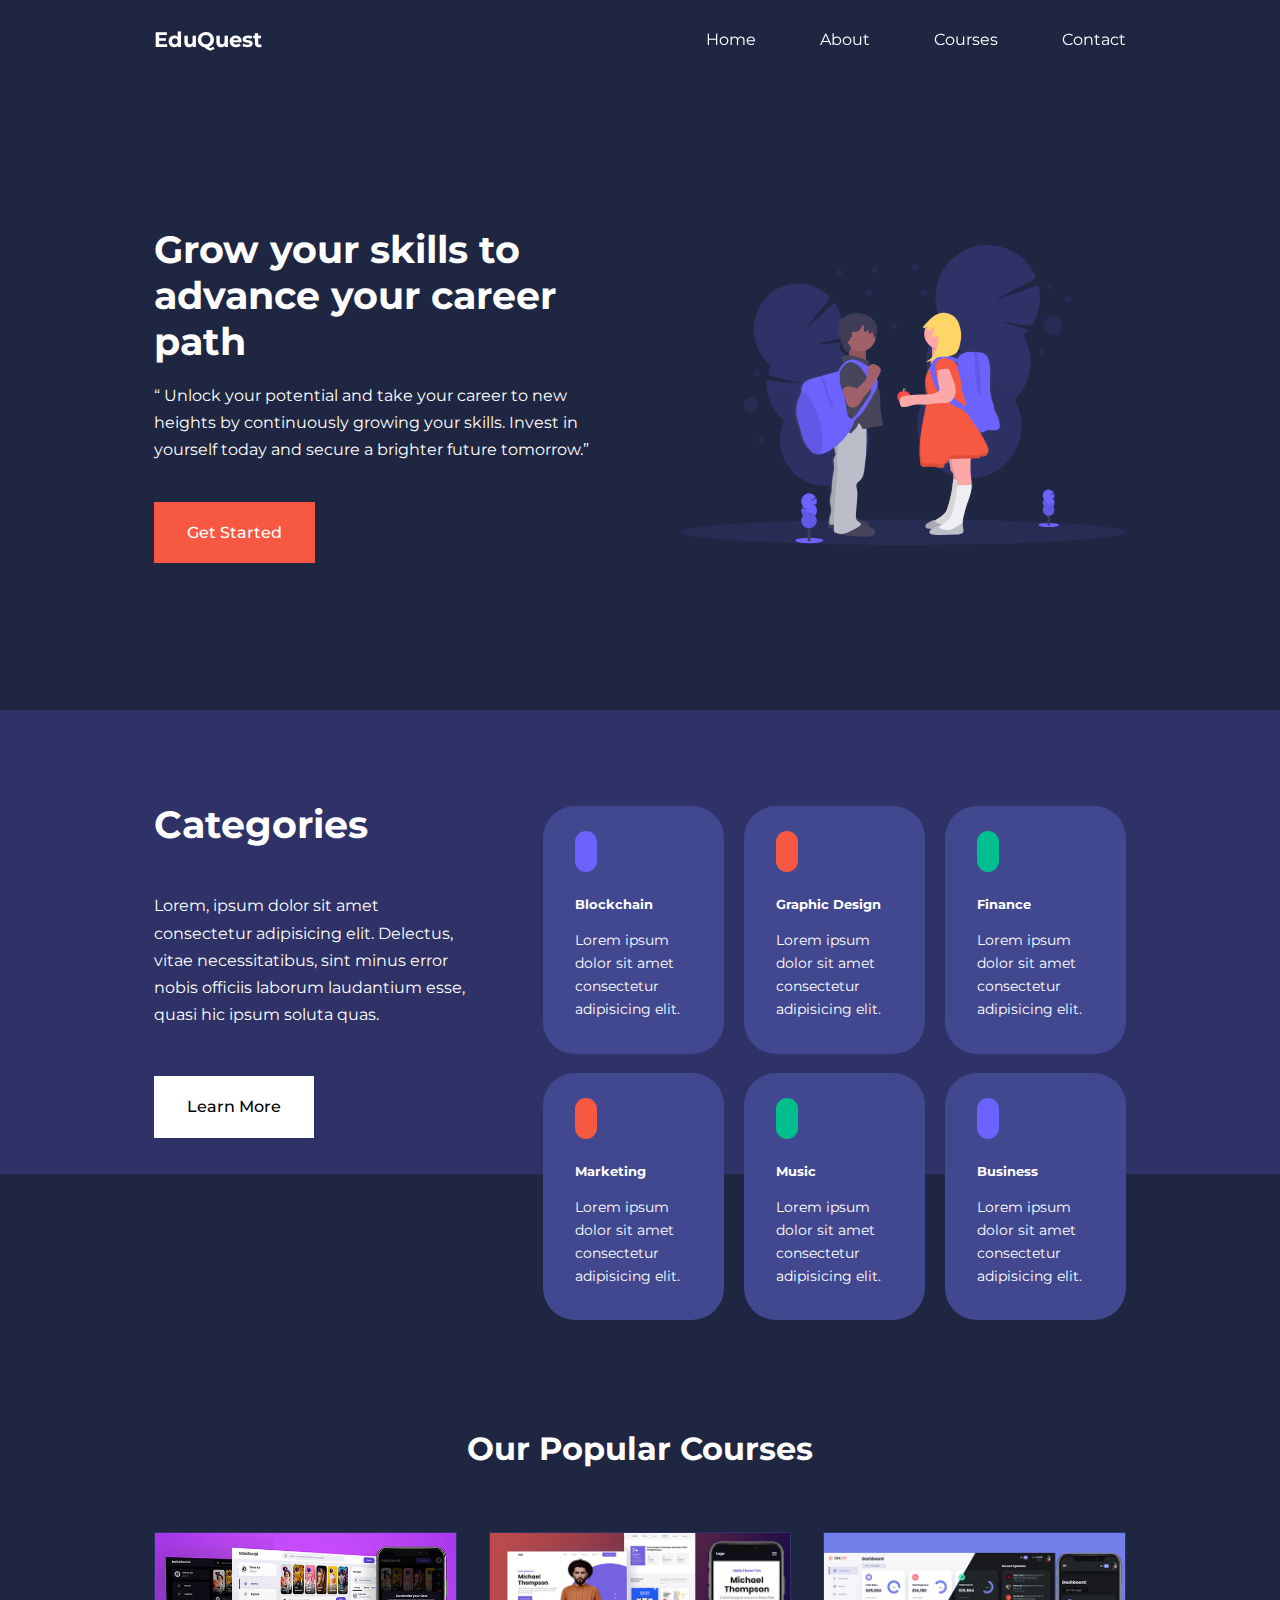
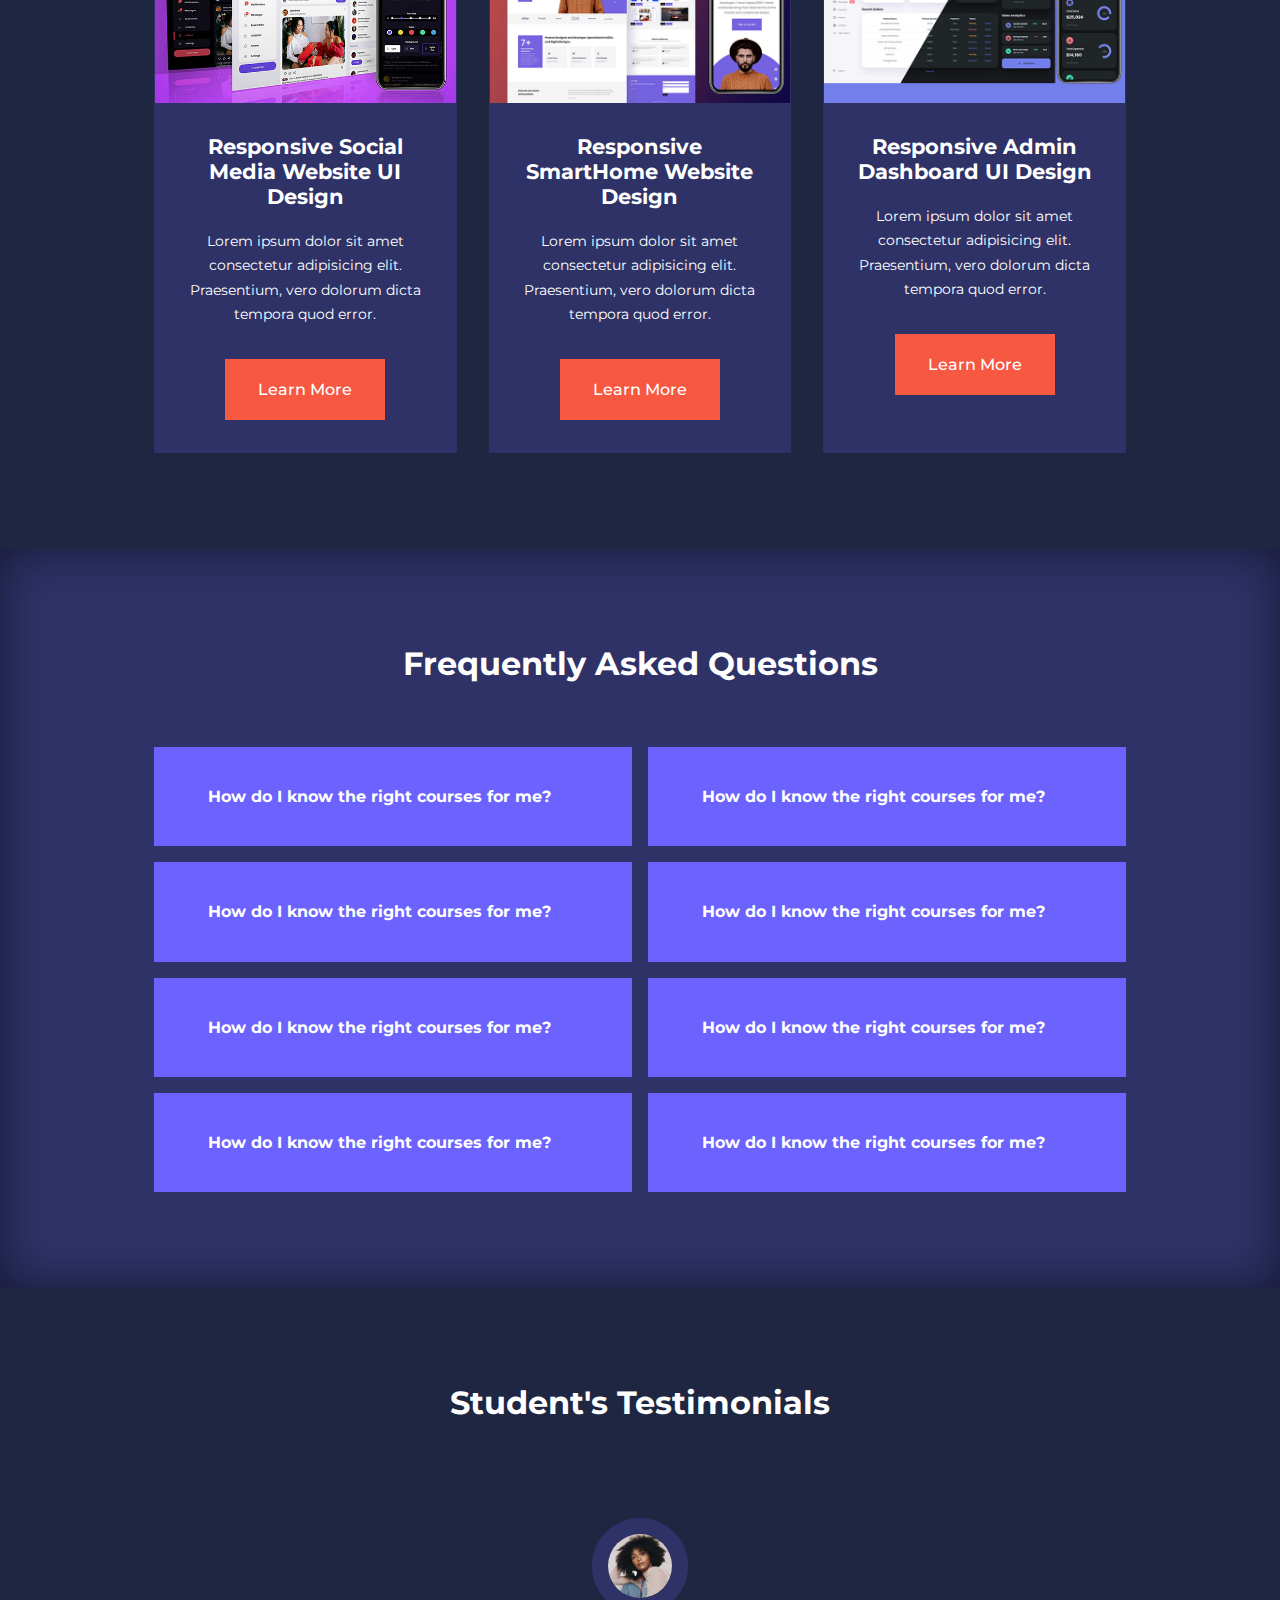
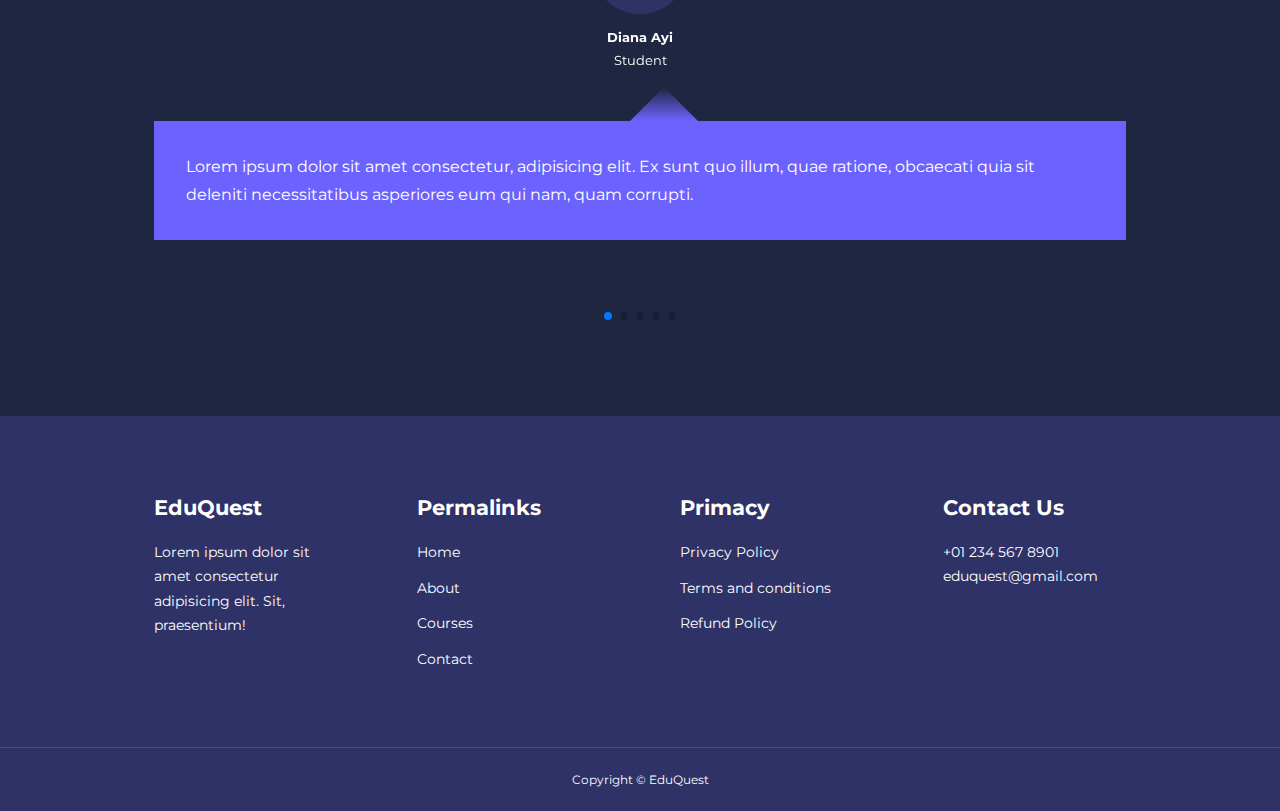
<file: index.html>
<!DOCTYPE html>
<html lang="en">
  <head>
    <meta charset="UTF-8" />
    <meta http-equiv="X-UA-Compatible" content="IE=edge" />
    <meta name="viewport" content="width=device-width, initial-scale=1.0" />
    <title>
      Responsive Multipage Educational Website using HTML, CSS & JavaScript
    </title>

    <!-- Iconscout CDN -->
    <link
      rel="stylesheet"
      href="https://unicons.iconscout.com/release/v4.0.8/css/line.css"
    />

    <!-- GOOGLE fonts -->
    <link rel="preconnect" href="https://fonts.googleapis.com" />
    <link rel="preconnect" href="https://fonts.gstatic.com" crossorigin />
    <link
      href="https://fonts.googleapis.com/css2?family=Montserrat:wght@300;400;500;600;700;800;900&display=swap"
      rel="stylesheet"
    />

    <!-- Swiper JS -->
    <link
      rel="stylesheet"
      href="https://cdn.jsdelivr.net/npm/swiper@9/swiper-bundle.min.css"
    />

    <!-- CSS link -->
    <link rel="stylesheet" href="css/style.css" />
  </head>
  <body>
    <!-- ************************* Navbar ************************* -->
    <nav>
      <div class="container nav_container">
        <a href="index.html"><h4>EduQuest</h4></a>
        <ul class="nav_menu">
          <li><a href="index.html">Home</a></li>
          <li><a href="about.html">About</a></li>
          <li><a href="courses.html">Courses</a></li>
          <li><a href="contact.html">Contact</a></li>
        </ul>

        <button id="open-menu-btn"><i class="uil uil-bars"></i></button>
        <button id="close-menu-btn"><i class="uil uil-multiply"></i></button>
      </div>
    </nav>

    <!-- ************************* End of Navbar ************************* -->

    <!-- ************************* Start of Header section ************************* -->

    <header>
      <div class="container header_container">
        <div class="header_left">
          <h1>Grow your skills to advance your career path</h1>
          <p>
            <q>
              Unlock your potential and take your career to new heights by
              continuously growing your skills. Invest in yourself today and
              secure a brighter future tomorrow.</q
            >
          </p>
          <a href="courses.html" class="btn btn-primary">Get Started</a>
        </div>
        <div class="header_right">
          <div class="header_right_image">
            <img src="./images/header.svg" alt="This is an image" />
          </div>
        </div>
      </div>
    </header>

    <!-- ************************* End of Header Section ************************* -->

    <!-- ************************* start of Categories section ************************* -->
    <section class="categories">
      <div class="container categories_container">
        <div class="categories_left">
          <h1>Categories</h1>
          <p>
            Lorem, ipsum dolor sit amet consectetur adipisicing elit. Delectus,
            vitae necessitatibus, sint minus error nobis officiis laborum
            laudantium esse, quasi hic ipsum soluta quas.
          </p>
          <a href="#" class="btn">Learn More</a>
        </div>
        <div class="categories_right">
          <article class="category">
            <span class="category_icon"
              ><i class="uil uil-bitcoin-circle"></i
            ></span>
            <h5>Blockchain</h5>
            <p>Lorem ipsum dolor sit amet consectetur adipisicing elit.</p>
          </article>
          <article class="category">
            <span class="category_icon"><i class="uil uil-palette"></i></span>
            <h5>Graphic Design</h5>
            <p>Lorem ipsum dolor sit amet consectetur adipisicing elit.</p>
          </article>

          <article class="category">
            <span class="category_icon"
              ><i class="uil uil-usd-circle"></i
            ></span>
            <h5>Finance</h5>
            <p>Lorem ipsum dolor sit amet consectetur adipisicing elit.</p>
          </article>

          <article class="category">
            <span class="category_icon"><i class="uil uil-megaphone"></i></span>
            <h5>Marketing</h5>
            <p>Lorem ipsum dolor sit amet consectetur adipisicing elit.</p>
          </article>

          <article class="category">
            <span class="category_icon"><i class="uil uil-music"></i></span>
            <h5>Music</h5>
            <p>Lorem ipsum dolor sit amet consectetur adipisicing elit.</p>
          </article>

          <article class="category">
            <span class="category_icon"
              ><i class="uil uil-puzzle-piece"></i
            ></span>
            <h5>Business</h5>
            <p>Lorem ipsum dolor sit amet consectetur adipisicing elit.</p>
          </article>
        </div>
      </div>
    </section>

    <!-- ************************* End of Categories section ************************* -->

    <section class="courses">
      <h2>Our Popular Courses</h2>
      <div class="container courses_container">
        <article class="course">
          <div class="course_img">
            <img src="/images/course1.jpg" alt="" />
          </div>
          <div class="course_info">
            <h4>Responsive Social Media Website UI Design</h4>
            <p>
              Lorem ipsum dolor sit amet consectetur adipisicing elit.
              Praesentium, vero dolorum dicta tempora quod error.
            </p>
            <a href="courses.html" class="btn btn-primary">Learn More</a>
          </div>
        </article>

        <article class="course">
          <div class="course_img">
            <img src="/images/course2.jpg" alt="" />
          </div>
          <div class="course_info">
            <h4>Responsive SmartHome Website Design</h4>
            <p>
              Lorem ipsum dolor sit amet consectetur adipisicing elit.
              Praesentium, vero dolorum dicta tempora quod error.
            </p>
            <a href="courses.html" class="btn btn-primary">Learn More</a>
          </div>
        </article>

        <article class="course">
          <div class="course_img">
            <img src="/images/course3.jpg" alt="" />
          </div>
          <div class="course_info">
            <h4>Responsive Admin Dashboard UI Design</h4>
            <p>
              Lorem ipsum dolor sit amet consectetur adipisicing elit.
              Praesentium, vero dolorum dicta tempora quod error.
            </p>
            <a href="courses.html" class="btn btn-primary">Learn More</a>
          </div>
        </article>
      </div>
    </section>

    <!-- ************************* End of Courses section ************************* -->

    <section class="faqs">
      <h2>Frequently Asked Questions</h2>
      <div class="container faqs_container">
        <article class="faq">
          <div class="faq_icon"><i class="uil uil-plus"></i></div>
          <div class="question_answer">
            <h4>How do I know the right courses for me?</h4>
            <p>
              Lorem, ipsum dolor sit amet consectetur adipisicing elit. Quasi,
              earum consequuntur. Dolor ipsa saepe molestiae autem ipsum
              incidunt repellendus qui illum natus, beatae, alias impedit
              doloremque! Obcaecati ratione laborum nemo.
            </p>
          </div>
        </article>

        <article class="faq">
          <div class="faq_icon"><i class="uil uil-plus"></i></div>
          <div class="question_answer">
            <h4>How do I know the right courses for me?</h4>
            <p>
              Lorem, ipsum dolor sit amet consectetur adipisicing elit. Quasi,
              earum consequuntur. Dolor ipsa saepe molestiae autem ipsum
              incidunt repellendus qui illum natus, beatae, alias impedit
              doloremque! Obcaecati ratione laborum nemo.
            </p>
          </div>
        </article>

        <article class="faq">
          <div class="faq_icon"><i class="uil uil-plus"></i></div>
          <div class="question_answer">
            <h4>How do I know the right courses for me?</h4>
            <p>
              Lorem, ipsum dolor sit amet consectetur adipisicing elit. Quasi,
              earum consequuntur. Dolor ipsa saepe molestiae autem ipsum
              incidunt repellendus qui illum natus, beatae, alias impedit
              doloremque! Obcaecati ratione laborum nemo.
            </p>
          </div>
        </article>

        <article class="faq">
          <div class="faq_icon"><i class="uil uil-plus"></i></div>
          <div class="question_answer">
            <h4>How do I know the right courses for me?</h4>
            <p>
              Lorem, ipsum dolor sit amet consectetur adipisicing elit. Quasi,
              earum consequuntur. Dolor ipsa saepe molestiae autem ipsum
              incidunt repellendus qui illum natus, beatae, alias impedit
              doloremque! Obcaecati ratione laborum nemo.
            </p>
          </div>
        </article>

        <article class="faq">
          <div class="faq_icon"><i class="uil uil-plus"></i></div>
          <div class="question_answer">
            <h4>How do I know the right courses for me?</h4>
            <p>
              Lorem, ipsum dolor sit amet consectetur adipisicing elit. Quasi,
              earum consequuntur. Dolor ipsa saepe molestiae autem ipsum
              incidunt repellendus qui illum natus, beatae, alias impedit
              doloremque! Obcaecati ratione laborum nemo.
            </p>
          </div>
        </article>

        <article class="faq">
          <div class="faq_icon"><i class="uil uil-plus"></i></div>
          <div class="question_answer">
            <h4>How do I know the right courses for me?</h4>
            <p>
              Lorem, ipsum dolor sit amet consectetur adipisicing elit. Quasi,
              earum consequuntur. Dolor ipsa saepe molestiae autem ipsum
              incidunt repellendus qui illum natus, beatae, alias impedit
              doloremque! Obcaecati ratione laborum nemo.
            </p>
          </div>
        </article>

        <article class="faq">
          <div class="faq_icon"><i class="uil uil-plus"></i></div>
          <div class="question_answer">
            <h4>How do I know the right courses for me?</h4>
            <p>
              Lorem, ipsum dolor sit amet consectetur adipisicing elit. Quasi,
              earum consequuntur. Dolor ipsa saepe molestiae autem ipsum
              incidunt repellendus qui illum natus, beatae, alias impedit
              doloremque! Obcaecati ratione laborum nemo.
            </p>
          </div>
        </article>

        <article class="faq">
          <div class="faq_icon"><i class="uil uil-plus"></i></div>
          <div class="question_answer">
            <h4>How do I know the right courses for me?</h4>
            <p>
              Lorem, ipsum dolor sit amet consectetur adipisicing elit. Quasi,
              earum consequuntur. Dolor ipsa saepe molestiae autem ipsum
              incidunt repellendus qui illum natus, beatae, alias impedit
              doloremque! Obcaecati ratione laborum nemo.
            </p>
          </div>
        </article>
      </div>
    </section>

    <!-- ************************* End of FAQs ************************* -->

    <section class="container testimonials_container mySwiper">
      <h2>Student's Testimonials</h2>
      <div class="swiper-wrapper">
        <article class="testimonial swiper-slide">
          <div class="avatar">
            <img src="/images/avatar1.jpg" alt="" />
          </div>
          <div class="testimonial_info">
            <h5>Diana Ayi</h5>
            <small>Student</small>
          </div>
          <div class="testimonial_body">
            <p>
              Lorem ipsum dolor sit amet consectetur, adipisicing elit. Ex sunt
              quo illum, quae ratione, obcaecati quia sit deleniti
              necessitatibus asperiores eum qui nam, quam corrupti.
            </p>
          </div>
        </article>

        <article class="testimonial swiper-slide">
          <div class="avatar">
            <img src="/images/avatar2.jpg" alt="" />
          </div>
          <div class="testimonial_info">
            <h5>Ernest Achiver</h5>
            <small>Web Developer</small>
          </div>
          <div class="testimonial_body">
            <p>
              Lorem ipsum dolor sit amet consectetur, adipisicing elit. Ex sunt
              quo illum, quae ratione, obcaecati quia sit deleniti
              necessitatibus asperiores eum qui nam, quam corrupti.
            </p>
          </div>
        </article>

        <article class="testimonial swiper-slide">
          <div class="avatar">
            <img src="/images/avatar3.jpg" alt="" />
          </div>
          <div class="testimonial_info">
            <h5>Edem Quist</h5>
            <small>Student</small>
          </div>
          <div class="testimonial_body">
            <p>
              Lorem ipsum dolor sit amet consectetur, adipisicing elit. Ex sunt
              quo illum, quae ratione, obcaecati quia sit deleniti
              necessitatibus asperiores eum qui nam, quam corrupti.
            </p>
          </div>
        </article>

        <article class="testimonial swiper-slide">
          <div class="avatar">
            <img src="/images/avatar4.jpg" alt="" />
          </div>
          <div class="testimonial_info">
            <h5>Hajia Bintu</h5>
            <small>Student</small>
          </div>
          <div class="testimonial_body">
            <p>
              Lorem ipsum dolor sit amet consectetur, adipisicing elit. Ex sunt
              quo illum, quae ratione, obcaecati quia sit deleniti
              necessitatibus asperiores eum qui nam, quam corrupti.
            </p>
          </div>
        </article>

        <article class="testimonial swiper-slide">
          <div class="avatar">
            <img src="/images/avatar5.jpg" alt="" />
          </div>
          <div class="testimonial_info">
            <h5>Jane Doe</h5>
            <small>Student</small>
          </div>
          <div class="testimonial_body">
            <p>
              Lorem ipsum dolor sit amet consectetur, adipisicing elit. Ex sunt
              quo illum, quae ratione, obcaecati quia sit deleniti
              necessitatibus asperiores eum qui nam, quam corrupti.
            </p>
          </div>
        </article>
      </div>
      <div class="swiper-pagination"></div>
    </section>

    <!-- ************************* End of Teestimonial ************************* -->

    <footer class="footer">
      <div class="container footer_container">
        <div class="footer_1">
          <a href="index.html" class="footer_logo"><h4>EduQuest</h4></a>
          <p>
            Lorem ipsum dolor sit amet consectetur adipisicing elit. Sit,
            praesentium!
          </p>
        </div>

        <div class="footer_2">
          <h4>Permalinks</h4>
          <ul class="permalinks">
            <li><a href="index.html">Home</a></li>
            <li><a href="about.html">About</a></li>
            <li><a href="courses.html">Courses</a></li>
            <li><a href="contact.html">Contact</a></li>
          </ul>
        </div>

        <div class="footer_3">
          <h4>Primacy</h4>
          <ul class="primacy">
            <li><a href="#">Privacy Policy</a></li>
            <li><a href="#">Terms and conditions</a></li>
            <li><a href="#">Refund Policy</a></li>
          </ul>
        </div>

        

        <div class="footer_4">
          <h4>Contact Us</h4>
          <div>
            <p>+01 234 567 8901</p>
            <p>eduquest@gmail.com</p>
          </div>

          <ul class="footer_socials">
            <li>
              <a href="#"><i class="uil uil-facebook-f"></i></a>
            </li>
            <li>
              <a href="#"><i class="uil uil-instagram-alt"></i></a>
            </li>
            <li>
              <a href="#"><i class="uil uil-twitter"></i></a>
            </li>
            <li>
              <a href="#"><i class="uil uil-linkedin-alt"></i></a>
            </li>
          </ul>

        </div>

        

        

      </div>

      <div class="footer_copyright">
        <small>Copyright &copy; EduQuest</small>
      </div>

    </footer>

    <script src="https://cdn.jsdelivr.net/npm/swiper@9/swiper-bundle.min.js"></script>
    <script src="/main.js"></script>

    <script>
      console.log("Hello");
      var swiper = new Swiper(".mySwiper", {
        slidesPerView: 2,
        spaceBetween: 30,
        pagination: {
          el: ".swiper-pagination",
          clickable: true,
        },
        // When window width is >= 600
        breakpoints: {
          600: {
            slidesPerView: 1,
          },
        },
      });
    </script>
  </body>
</html>
</file>
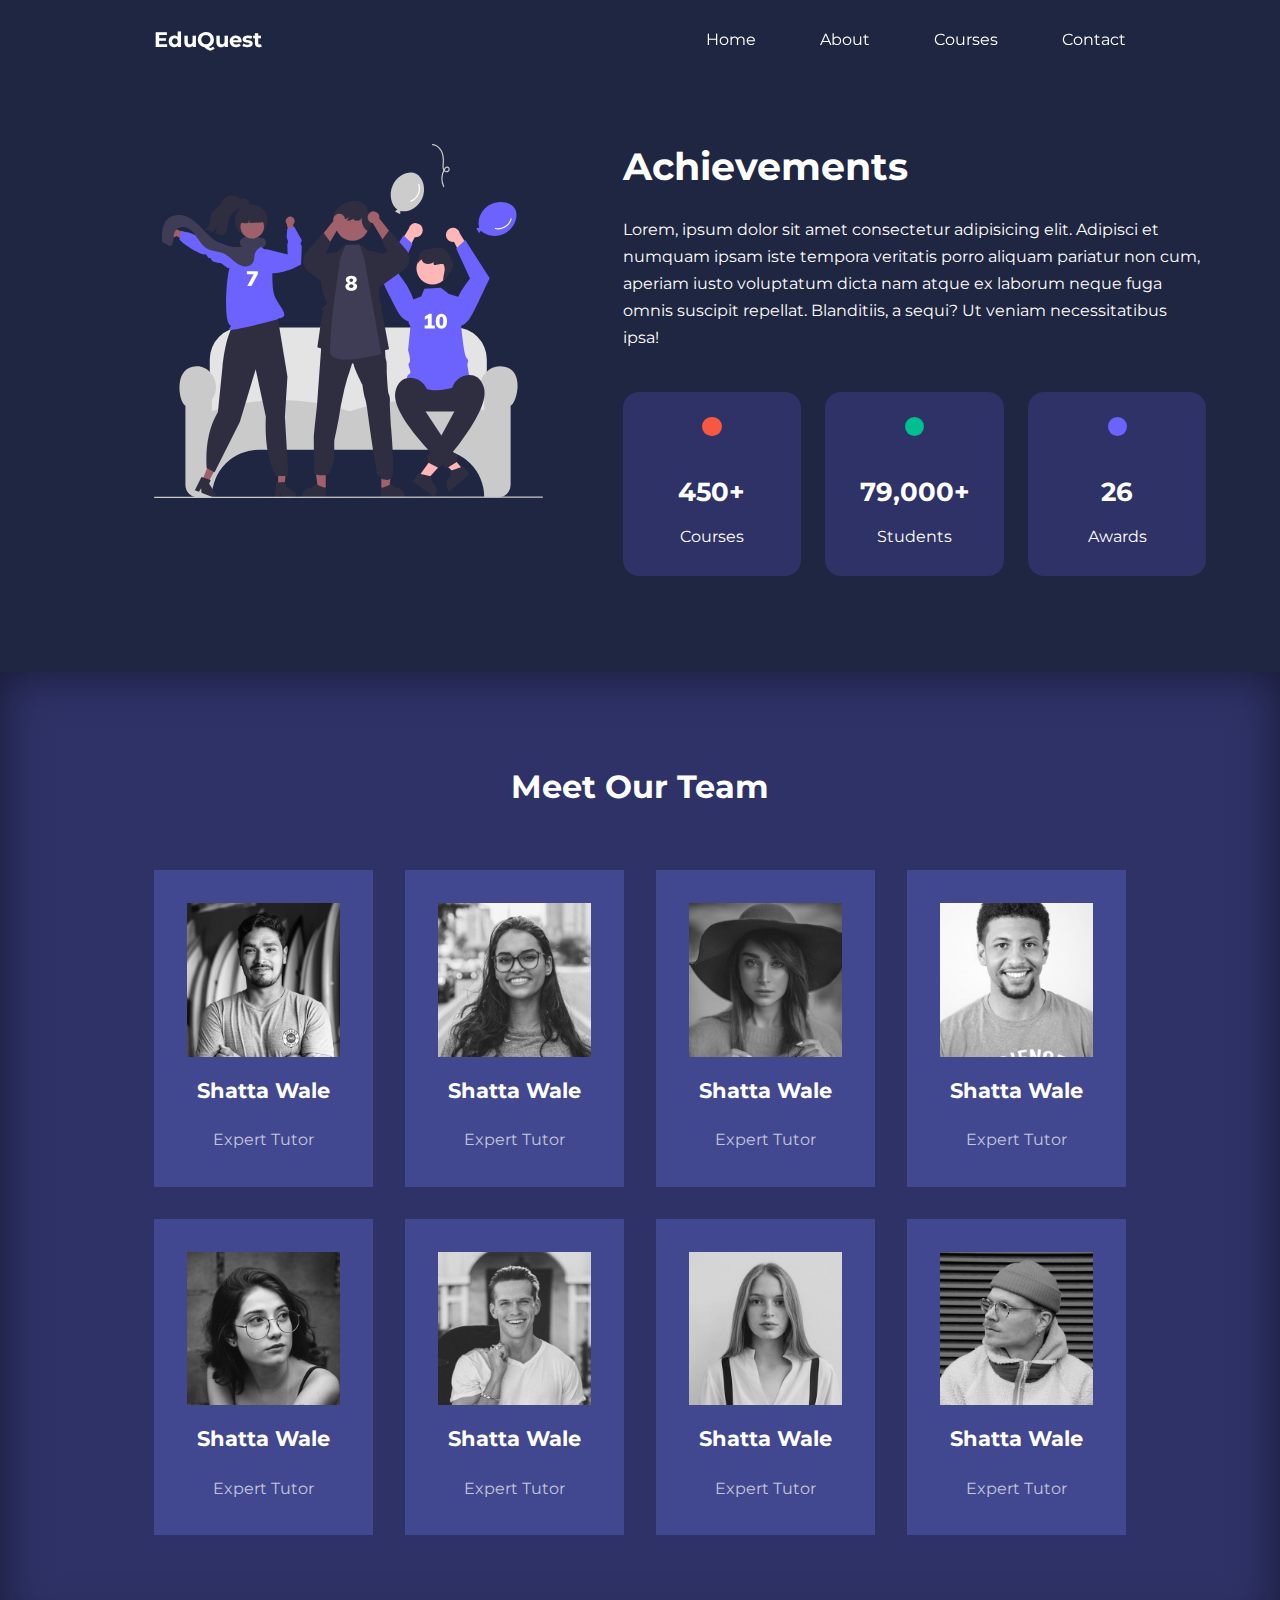
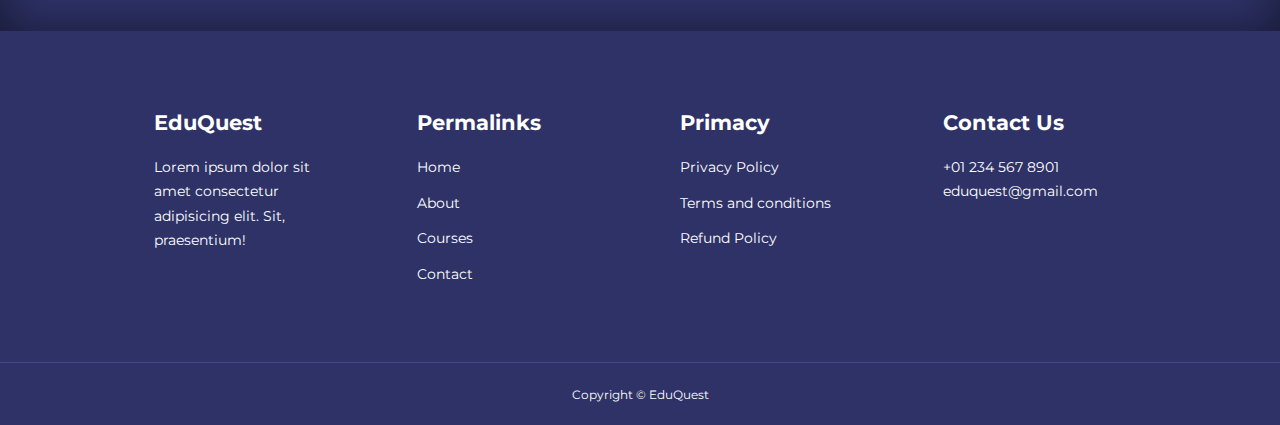
<file: about.html>
<!DOCTYPE html>
<html lang="en">
  <head>
    <meta charset="UTF-8" />
    <meta http-equiv="X-UA-Compatible" content="IE=edge" />
    <meta name="viewport" content="width=device-width, initial-scale=1.0" />
    <title>
      Responsive Multipage Educational Website using HTML, CSS & JavaScript
    </title>

    <!-- Iconscout CDN -->
    <link
      rel="stylesheet"
      href="https://unicons.iconscout.com/release/v4.0.8/css/line.css"
    />

    <!-- GOOGLE fonts -->
    <link rel="preconnect" href="https://fonts.googleapis.com" />
    <link rel="preconnect" href="https://fonts.gstatic.com" crossorigin />
    <link
      href="https://fonts.googleapis.com/css2?family=Montserrat:wght@300;400;500;600;700;800;900&display=swap"
      rel="stylesheet"
    />

    <!-- CSS link -->
    <link rel="stylesheet" href="css/style.css" />
    <link rel="stylesheet" href="css/about.css">


  </head>
  <body>
    <!-- ************************* Navbar ************************* -->
    <nav>
      <div class="container nav_container">
        <a href="index.html"><h4>EduQuest</h4></a>
        <ul class="nav_menu">
          <li><a href="index.html">Home</a></li>
          <li><a href="about.html">About</a></li>
          <li><a href="courses.html">Courses</a></li>
          <li><a href="contact.html">Contact</a></li>
        </ul>

        <button id="open-menu-btn"><i class="uil uil-bars"></i></button>
        <button id="close-menu-btn"><i class="uil uil-multiply"></i></button>
      </div>
    </nav>

    <!-- ************************* End of Navbar ************************* -->

    <section class="about_achievements">
      <div class="container about_achievements_container">
        <div class="about_achievement_left">
          <img src="/images/about achievements.svg" alt="" />
        </div>

        <div class="about_achievement_right">
          <h1>Achievements</h1>
          <p>
            Lorem, ipsum dolor sit amet consectetur adipisicing elit. Adipisci
            et numquam ipsam iste tempora veritatis porro aliquam pariatur non
            cum, aperiam iusto voluptatum dicta nam atque ex laborum neque fuga
            omnis suscipit repellat. Blanditiis, a sequi? Ut veniam
            necessitatibus ipsa!
          </p>
          <div class="achievements_cards">
            <article class="achievement_card">
                <span class="achievement_icon">
                    <i class="uil uil-video"></i>
                </span>
                <h3>450+</h3>
                <p>Courses</p>
            </article>
            
            <article class="achievement_card">
                <span class="achievement_icon">
                    <i class="uil uil-users-alt"></i>
                </span>
                <h3>79,000+</h3>
                <p>Students</p>
            </article>

            <article class="achievement_card">
                <span class="achievement_icon">
                    <i class="uil uil-trophy"></i>
                </span>
                <h3>26</h3>
                <p>Awards</p>
            </article>

          </div>
        </div>
      </div>
    </section>
    <!-- ************************* End of Achievements ************************* -->



    <section class="team">
        <h2>Meet Our Team</h2>
        <div class="container team_container">
            <article class="team_member">
                <div class="team_member_image">
                    <img src="/images/tm1.jpg" alt="">
                </div>
                <div class="team_member_info">
                    <h4>Shatta Wale</h4>
                    <p>Expert Tutor</p>
                </div>
                <div class="team_member_socials">
                    <a href="#" target="_blank"><i class="uil uil-instagram"></i></a>
                    <a href="#" target="_blank"><i class="uil uil-twitter-alt"></i></a>
                    <a href="#" target="_blank"><i class="uil uil-linkedin-alt"></i></a>
                </div>
            </article>

            <article class="team_member">
                <div class="team_member_image">
                    <img src="/images/tm2.jpg" alt="">
                </div>
                <div class="team_member_info">
                    <h4>Shatta Wale</h4>
                    <p>Expert Tutor</p>
                </div>
                <div class="team_member_socials">
                    <a href="#" target="_blank"><i class="uil uil-instagram"></i></a>
                    <a href="#" target="_blank"><i class="uil uil-twitter-alt"></i></a>
                    <a href="#" target="_blank"><i class="uil uil-linkedin-alt"></i></a>
                </div>
            </article>

            <article class="team_member">
                <div class="team_member_image">
                    <img src="/images/tm3.jpg" alt="">
                </div>
                <div class="team_member_info">
                    <h4>Shatta Wale</h4>
                    <p>Expert Tutor</p>
                </div>
                <div class="team_member_socials">
                    <a href="#" target="_blank"><i class="uil uil-instagram"></i></a>
                    <a href="#" target="_blank"><i class="uil uil-twitter-alt"></i></a>
                    <a href="#" target="_blank"><i class="uil uil-linkedin-alt"></i></a>
                </div>
            </article>

            <article class="team_member">
                <div class="team_member_image">
                    <img src="/images/tm4.jpg" alt="">
                </div>
                <div class="team_member_info">
                    <h4>Shatta Wale</h4>
                    <p>Expert Tutor</p>
                </div>
                <div class="team_member_socials">
                    <a href="#" target="_blank"><i class="uil uil-instagram"></i></a>
                    <a href="#" target="_blank"><i class="uil uil-twitter-alt"></i></a>
                    <a href="#" target="_blank"><i class="uil uil-linkedin-alt"></i></a>
                </div>
            </article>

            <article class="team_member">
                <div class="team_member_image">
                    <img src="/images/tm5.jpg" alt="">
                </div>
                <div class="team_member_info">
                    <h4>Shatta Wale</h4>
                    <p>Expert Tutor</p>
                </div>
                <div class="team_member_socials">
                    <a href="#" target="_blank"><i class="uil uil-instagram"></i></a>
                    <a href="#" target="_blank"><i class="uil uil-twitter-alt"></i></a>
                    <a href="#" target="_blank"><i class="uil uil-linkedin-alt"></i></a>
                </div>
            </article>

            <article class="team_member">
                <div class="team_member_image">
                    <img src="/images/tm6.jpg" alt="">
                </div>
                <div class="team_member_info">
                    <h4>Shatta Wale</h4>
                    <p>Expert Tutor</p>
                </div>
                <div class="team_member_socials">
                    <a href="#" target="_blank"><i class="uil uil-instagram"></i></a>
                    <a href="#" target="_blank"><i class="uil uil-twitter-alt"></i></a>
                    <a href="#" target="_blank"><i class="uil uil-linkedin-alt"></i></a>
                </div>
            </article>

            <article class="team_member">
                <div class="team_member_image">
                    <img src="/images/tm7.jpg" alt="">
                </div>
                <div class="team_member_info">
                    <h4>Shatta Wale</h4>
                    <p>Expert Tutor</p>
                </div>
                <div class="team_member_socials">
                    <a href="#" target="_blank"><i class="uil uil-instagram"></i></a>
                    <a href="#" target="_blank"><i class="uil uil-twitter-alt"></i></a>
                    <a href="#" target="_blank"><i class="uil uil-linkedin-alt"></i></a>
                </div>
            </article>

            <article class="team_member">
                <div class="team_member_image">
                    <img src="/images/tm8.jpg" alt="">
                </div>
                <div class="team_member_info">
                    <h4>Shatta Wale</h4>
                    <p>Expert Tutor</p>
                </div>
                <div class="team_member_socials">
                    <a href="#" target="_blank"><i class="uil uil-instagram"></i></a>
                    <a href="#" target="_blank"><i class="uil uil-twitter-alt"></i></a>
                    <a href="#" target="_blank"><i class="uil uil-linkedin-alt"></i></a>
                </div>
            </article>
        </div>
    </section>
    <!-- ************************* End of Team ************************* -->







    <footer class="footer">
      <div class="container footer_container">
        <div class="footer_1">
          <a href="index.html" class="footer_logo"><h4>EduQuest</h4></a>
          <p>
            Lorem ipsum dolor sit amet consectetur adipisicing elit. Sit,
            praesentium!
          </p>
        </div>

        <div class="footer_2">
          <h4>Permalinks</h4>
          <ul class="permalinks">
            <li><a href="index.html">Home</a></li>
            <li><a href="about.html">About</a></li>
            <li><a href="courses.html">Courses</a></li>
            <li><a href="contact.html">Contact</a></li>
          </ul>
        </div>

        <div class="footer_3">
          <h4>Primacy</h4>
          <ul class="primacy">
            <li><a href="#">Privacy Policy</a></li>
            <li><a href="#">Terms and conditions</a></li>
            <li><a href="#">Refund Policy</a></li>
          </ul>
        </div>

        <div class="footer_4">
          <h4>Contact Us</h4>
          <div>
            <p>+01 234 567 8901</p>
            <p>eduquest@gmail.com</p>
          </div>

          <ul class="footer_socials">
            <li>
              <a href="#"><i class="uil uil-facebook-f"></i></a>
            </li>
            <li>
              <a href="#"><i class="uil uil-instagram-alt"></i></a>
            </li>
            <li>
              <a href="#"><i class="uil uil-twitter"></i></a>
            </li>
            <li>
              <a href="#"><i class="uil uil-linkedin-alt"></i></a>
            </li>
          </ul>
        </div>
      </div>

      <div class="footer_copyright">
        <small>Copyright &copy; EduQuest</small>
      </div>
    </footer>

    <script src="/main.js"></script>
  </body>
</html>
</file>
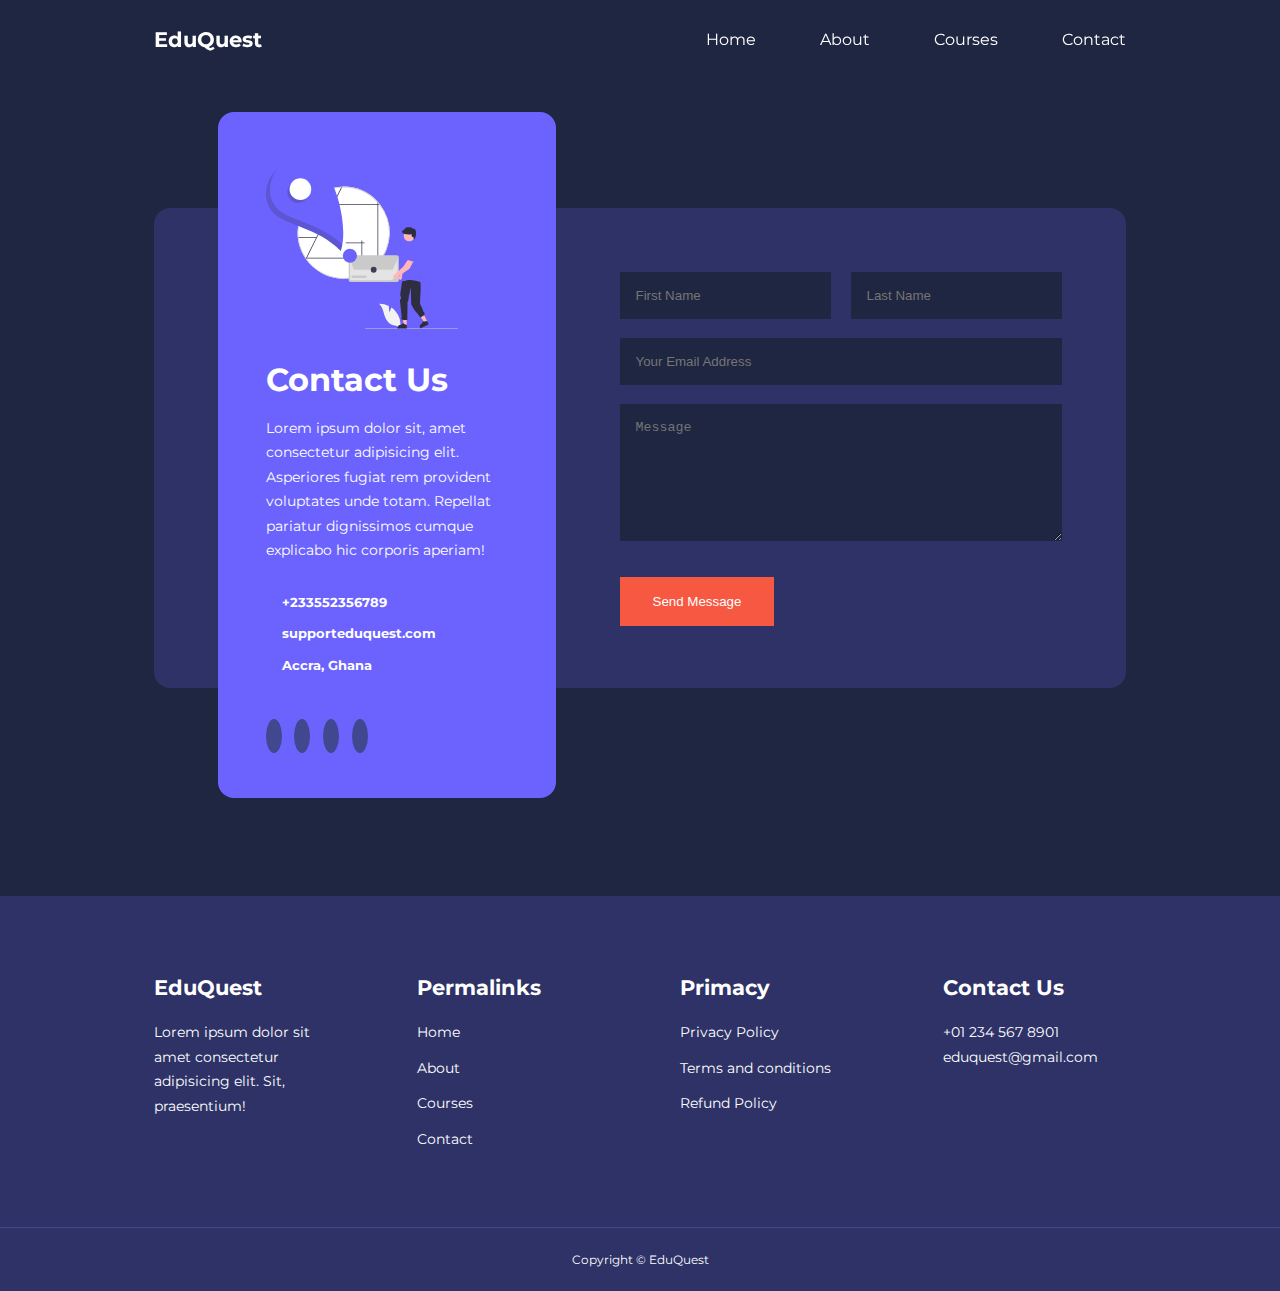
<file: contact.html>
<!DOCTYPE html>
<html lang="en">
  <head>
    <meta charset="UTF-8" />
    <meta http-equiv="X-UA-Compatible" content="IE=edge" />
    <meta name="viewport" content="width=device-width, initial-scale=1.0" />
    <title>
      Responsive Multipage Educational Website using HTML, CSS & JavaScript
    </title>

    <!-- Iconscout CDN -->
    <link
      rel="stylesheet"
      href="https://unicons.iconscout.com/release/v4.0.8/css/line.css"
    />

    <!-- GOOGLE fonts -->
    <link rel="preconnect" href="https://fonts.googleapis.com" />
    <link rel="preconnect" href="https://fonts.gstatic.com" crossorigin />
    <link
      href="https://fonts.googleapis.com/css2?family=Montserrat:wght@300;400;500;600;700;800;900&display=swap"
      rel="stylesheet"
    />


    <!-- CSS link -->
    <link rel="stylesheet" href="css/style.css" />
    <link rel="stylesheet" href="css/contact.css">
  </head>
  <body>
    <!-- ************************* Navbar ************************* -->
    <nav>
      <div class="container nav_container">
        <a href="index.html"><h4>EduQuest</h4></a>
        <ul class="nav_menu">
          <li><a href="index.html">Home</a></li>
          <li><a href="about.html">About</a></li>
          <li><a href="courses.html">Courses</a></li>
          <li><a href="contact.html">Contact</a></li>
        </ul>

        <button id="open-menu-btn"><i class="uil uil-bars"></i></button>
        <button id="close-menu-btn"><i class="uil uil-multiply"></i></button>
      </div>
    </nav>

    <!-- ************************* End of Navbar ************************* -->






<section class="contact">
    <div class="container contact_container">
        <aside class="contact_aside">
            <div class="aside_image">
              <img src="./images/contact.svg" alt="" />
            </div>
            <h2>Contact Us</h2>
            <p>
              Lorem ipsum dolor sit, amet consectetur adipisicing elit. Asperiores
              fugiat rem provident voluptates unde totam. Repellat pariatur
              dignissimos cumque explicabo hic corporis aperiam!
            </p>
            <ul class="contact_details">
              <li>
                  <i class="uil uil-phone-times"></i>
                  <h5>+233552356789</h5>
              </li>
              <li>
                  <i class="uil uil-envelope"></i>
                  <h5>supporteduquest.com</h5>
              </li>
              <li>
                  <i class="uil uil-location-point"></i>
                  <h5>Accra, Ghana</h5>
              </li>
            </ul>
            <ul class="contact_socials">
              <li>
                <a href="https://facebook.com"><i class="uil uil-facebook-f"></i></a>
              </li>
              <li>
                  <a href="https://instagram.com"><i class="uil uil-instagram"></i></a>
                </li>
                <li>
                  <a href="https://twitter.com"><i class="uil uil-twitter"></i></a>
                </li>
                <li>
                  <a href="https://linkedin.com"><i class="uil uil-linkedin-alt"></i></a>
                </li>
            </ul>
          </aside>


          <form class="contact_form">
            <div class="form_name">
                <input type="text" name="First Name" placeholder="First Name" required>
                <input type="text" name="Last Name" placeholder="Last Name" required>
            </div>
            <input type="email" name="Email Address" placeholder="Your Email Address" required>
            <textarea name="Message" rows="7" placeholder="Message" required></textarea>
            <button type="submit" class="btn btn-primary">Send Message</button>
        </form>

    </div>
</section>











<footer class="footer">
    <div class="container footer_container">
      <div class="footer_1">
        <a href="index.html" class="footer_logo"><h4>EduQuest</h4></a>
        <p>
          Lorem ipsum dolor sit amet consectetur adipisicing elit. Sit,
          praesentium!
        </p>
      </div>

      <div class="footer_2">
        <h4>Permalinks</h4>
        <ul class="permalinks">
          <li><a href="index.html">Home</a></li>
          <li><a href="about.html">About</a></li>
          <li><a href="courses.html">Courses</a></li>
          <li><a href="contact.html">Contact</a></li>
        </ul>
      </div>

      <div class="footer_3">
        <h4>Primacy</h4>
        <ul class="primacy">
          <li><a href="#">Privacy Policy</a></li>
          <li><a href="#">Terms and conditions</a></li>
          <li><a href="#">Refund Policy</a></li>
        </ul>
      </div>

      

      <div class="footer_4">
        <h4>Contact Us</h4>
        <div>
          <p>+01 234 567 8901</p>
          <p>eduquest@gmail.com</p>
        </div>

        <ul class="footer_socials">
          <li>
            <a href="#"><i class="uil uil-facebook-f"></i></a>
          </li>
          <li>
            <a href="#"><i class="uil uil-instagram-alt"></i></a>
          </li>
          <li>
            <a href="#"><i class="uil uil-twitter"></i></a>
          </li>
          <li>
            <a href="#"><i class="uil uil-linkedin-alt"></i></a>
          </li>
        </ul>

      </div>

      

      

    </div>

    <div class="footer_copyright">
      <small>Copyright &copy; EduQuest</small>
    </div>

  </footer>

  <script src="/main.js"></script>


</body>
</html>
</file>
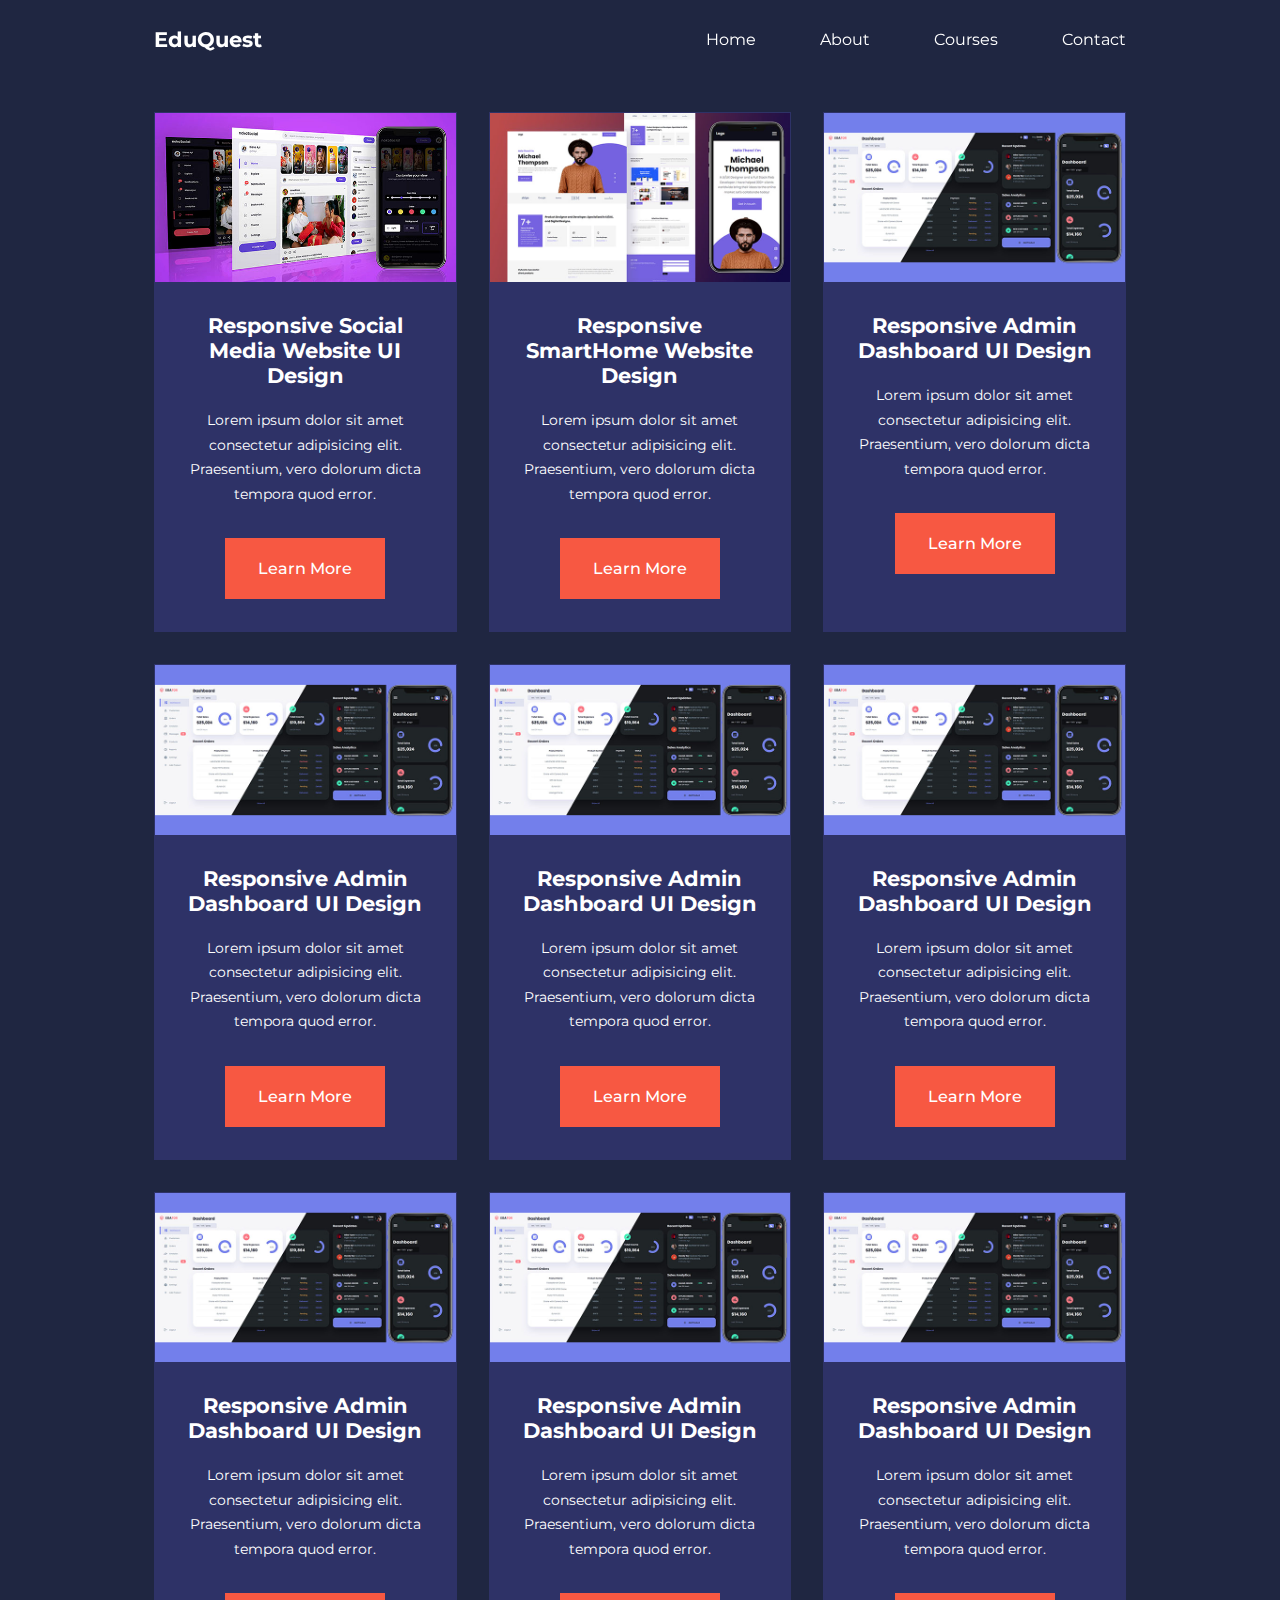
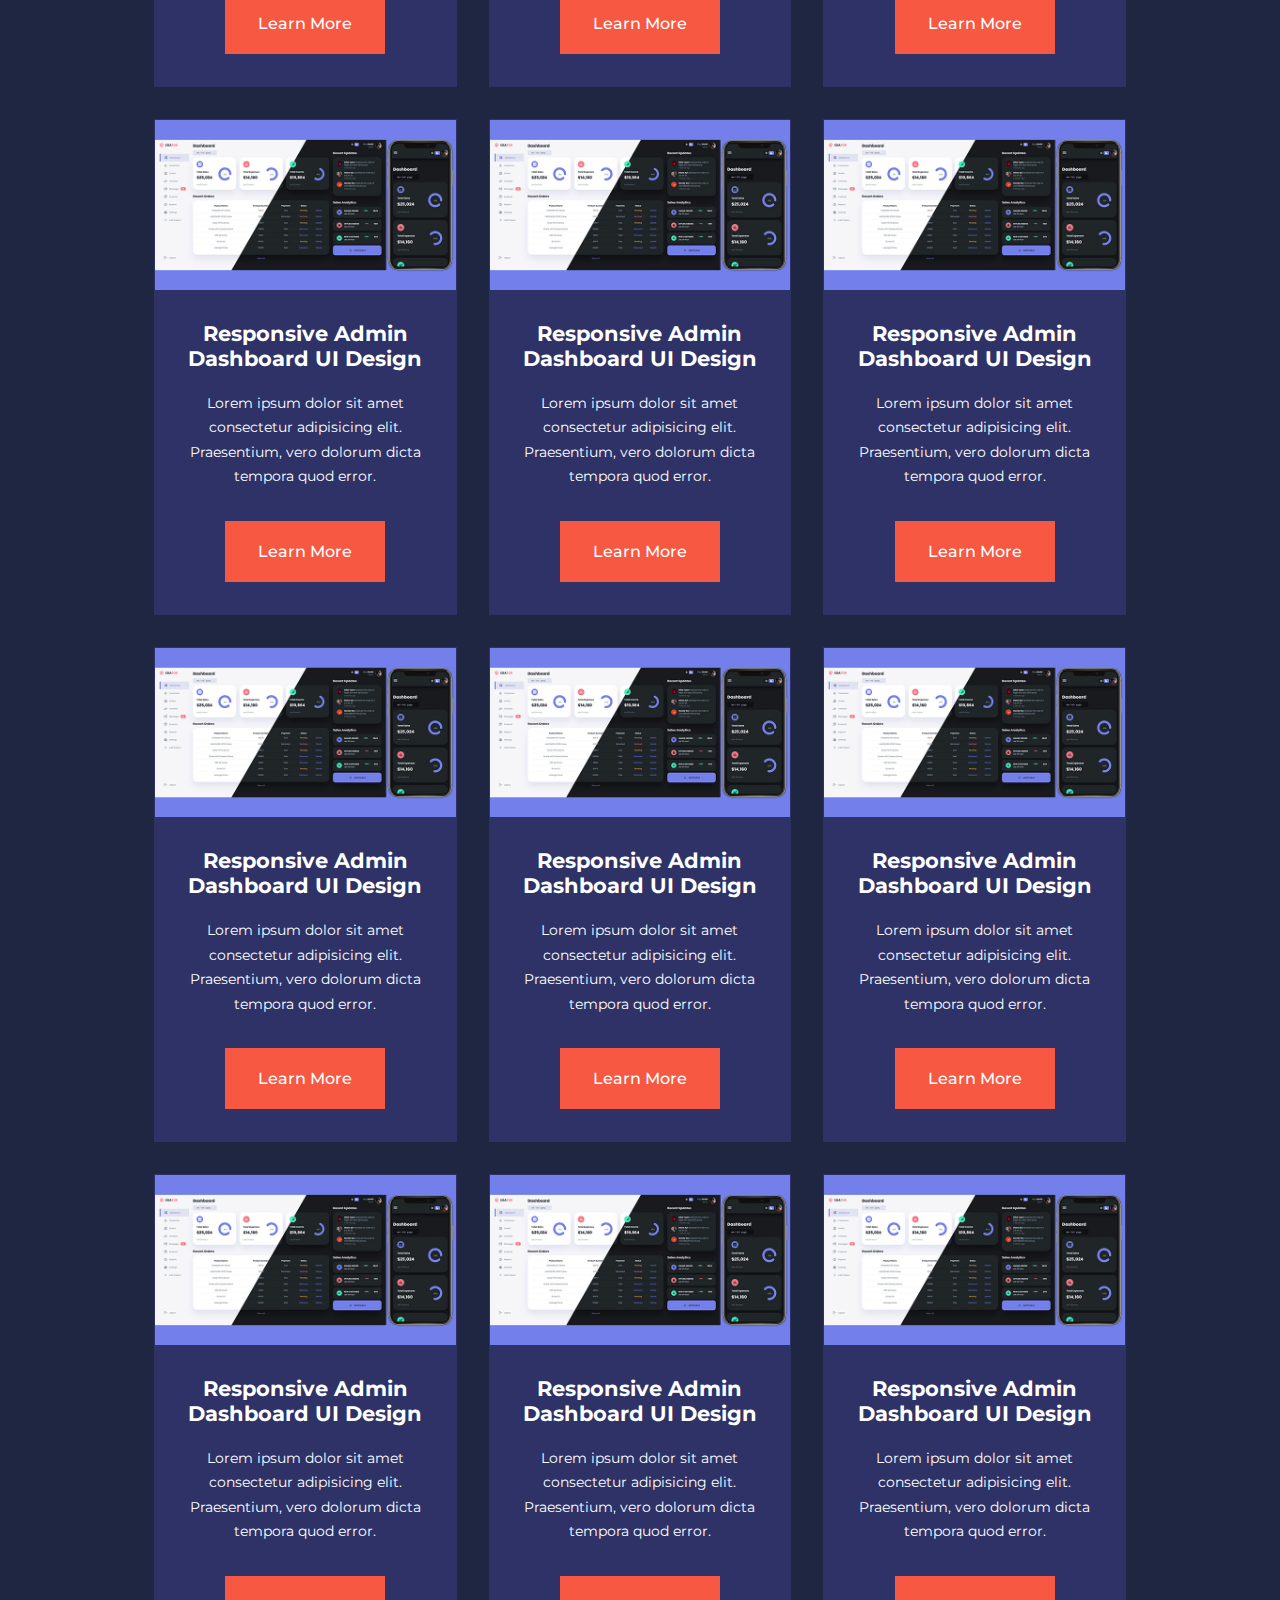
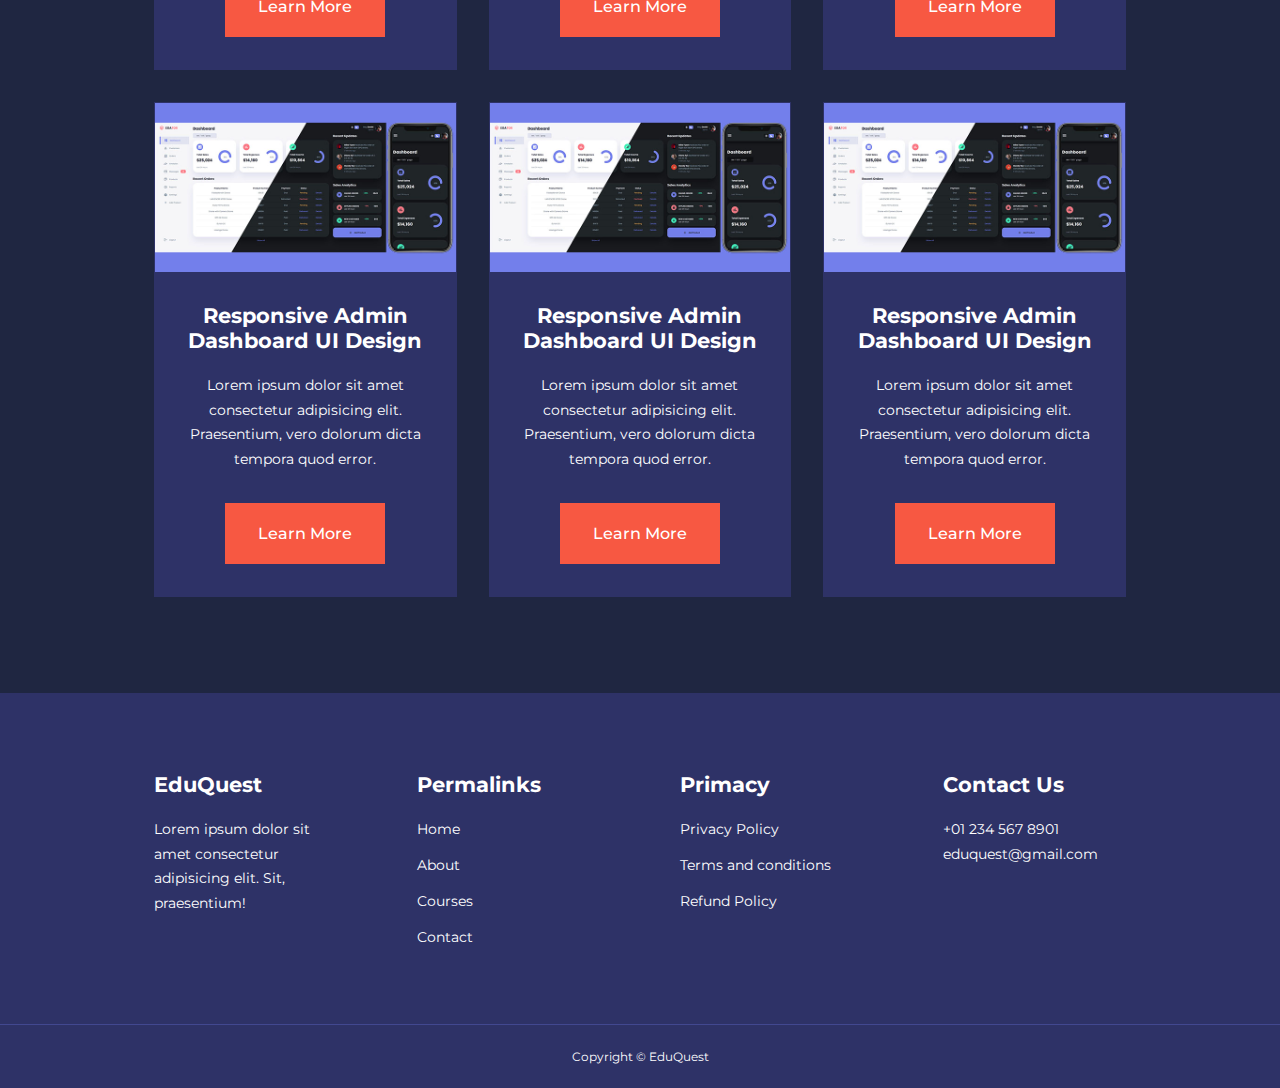
<file: courses.html>
<!DOCTYPE html>
<html lang="en">
  <head>
    <meta charset="UTF-8" />
    <meta http-equiv="X-UA-Compatible" content="IE=edge" />
    <meta name="viewport" content="width=device-width, initial-scale=1.0" />
    <title>
      Responsive Multipage Educational Website using HTML, CSS & JavaScript
    </title>

    <!-- Iconscout CDN -->
    <link
      rel="stylesheet"
      href="https://unicons.iconscout.com/release/v4.0.8/css/line.css"
    />

    <!-- GOOGLE fonts -->
    <link rel="preconnect" href="https://fonts.googleapis.com" />
    <link rel="preconnect" href="https://fonts.gstatic.com" crossorigin />
    <link
      href="https://fonts.googleapis.com/css2?family=Montserrat:wght@300;400;500;600;700;800;900&display=swap"
      rel="stylesheet"
    />

    <!-- Swiper JS -->
    <link
      rel="stylesheet"
      href="https://cdn.jsdelivr.net/npm/swiper@9/swiper-bundle.min.css"
    />

    <!-- CSS link -->
    <link rel="stylesheet" href="css/style.css" />

    <style>
        .courses {
            margin-top: 1rem;
        }
    </style>



  </head>
  <body>
    <!-- ************************* Navbar ************************* -->
    <nav>
      <div class="container nav_container">
        <a href="index.html"><h4>EduQuest</h4></a>
        <ul class="nav_menu">
          <li><a href="index.html">Home</a></li>
          <li><a href="about.html">About</a></li>
          <li><a href="courses.html">Courses</a></li>
          <li><a href="contact.html">Contact</a></li>
        </ul>

        <button id="open-menu-btn"><i class="uil uil-bars"></i></button>
        <button id="close-menu-btn"><i class="uil uil-multiply"></i></button>
      </div>
    </nav>

    <!-- ************************* End of Navbar ************************* -->





    <section class="courses">
        <div class="container courses_container">
          <article class="course">
            <div class="course_img">
              <img src="/images/course1.jpg" alt="" />
            </div>
            <div class="course_info">
              <h4>Responsive Social Media Website UI Design</h4>
              <p>
                Lorem ipsum dolor sit amet consectetur adipisicing elit.
                Praesentium, vero dolorum dicta tempora quod error.
              </p>
              <a href="courses.html" class="btn btn-primary">Learn More</a>
            </div>
          </article>
  
          <article class="course">
            <div class="course_img">
              <img src="/images/course2.jpg" alt="" />
            </div>
            <div class="course_info">
              <h4>Responsive SmartHome Website Design</h4>
              <p>
                Lorem ipsum dolor sit amet consectetur adipisicing elit.
                Praesentium, vero dolorum dicta tempora quod error.
              </p>
              <a href="courses.html" class="btn btn-primary">Learn More</a>
            </div>
          </article>
  
          <article class="course">
            <div class="course_img">
              <img src="/images/course3.jpg" alt="" />
            </div>
            <div class="course_info">
              <h4>Responsive Admin Dashboard UI Design</h4>
              <p>
                Lorem ipsum dolor sit amet consectetur adipisicing elit.
                Praesentium, vero dolorum dicta tempora quod error.
              </p>
              <a href="courses.html" class="btn btn-primary">Learn More</a>
            </div>
          </article>
  
          <article class="course">
            <div class="course_img">
              <img src="/images/course3.jpg" alt="" />
            </div>
            <div class="course_info">
              <h4>Responsive Admin Dashboard UI Design</h4>
              <p>
                Lorem ipsum dolor sit amet consectetur adipisicing elit.
                Praesentium, vero dolorum dicta tempora quod error.
              </p>
              <a href="courses.html" class="btn btn-primary">Learn More</a>
            </div>
          </article>
  
          <article class="course">
            <div class="course_img">
              <img src="/images/course3.jpg" alt="" />
            </div>
            <div class="course_info">
              <h4>Responsive Admin Dashboard UI Design</h4>
              <p>
                Lorem ipsum dolor sit amet consectetur adipisicing elit.
                Praesentium, vero dolorum dicta tempora quod error.
              </p>
              <a href="courses.html" class="btn btn-primary">Learn More</a>
            </div>
          </article>
  
          <article class="course">
            <div class="course_img">
              <img src="/images/course3.jpg" alt="" />
            </div>
            <div class="course_info">
              <h4>Responsive Admin Dashboard UI Design</h4>
              <p>
                Lorem ipsum dolor sit amet consectetur adipisicing elit.
                Praesentium, vero dolorum dicta tempora quod error.
              </p>
              <a href="courses.html" class="btn btn-primary">Learn More</a>
            </div>
          </article>
  
          <article class="course">
            <div class="course_img">
              <img src="/images/course3.jpg" alt="" />
            </div>
            <div class="course_info">
              <h4>Responsive Admin Dashboard UI Design</h4>
              <p>
                Lorem ipsum dolor sit amet consectetur adipisicing elit.
                Praesentium, vero dolorum dicta tempora quod error.
              </p>
              <a href="courses.html" class="btn btn-primary">Learn More</a>
            </div>
          </article>
  
          <article class="course">
            <div class="course_img">
              <img src="/images/course3.jpg" alt="" />
            </div>
            <div class="course_info">
              <h4>Responsive Admin Dashboard UI Design</h4>
              <p>
                Lorem ipsum dolor sit amet consectetur adipisicing elit.
                Praesentium, vero dolorum dicta tempora quod error.
              </p>
              <a href="courses.html" class="btn btn-primary">Learn More</a>
            </div>
          </article>
  
          <article class="course">
            <div class="course_img">
              <img src="/images/course3.jpg" alt="" />
            </div>
            <div class="course_info">
              <h4>Responsive Admin Dashboard UI Design</h4>
              <p>
                Lorem ipsum dolor sit amet consectetur adipisicing elit.
                Praesentium, vero dolorum dicta tempora quod error.
              </p>
              <a href="courses.html" class="btn btn-primary">Learn More</a>
            </div>
          </article>
  
          <article class="course">
            <div class="course_img">
              <img src="/images/course3.jpg" alt="" />
            </div>
            <div class="course_info">
              <h4>Responsive Admin Dashboard UI Design</h4>
              <p>
                Lorem ipsum dolor sit amet consectetur adipisicing elit.
                Praesentium, vero dolorum dicta tempora quod error.
              </p>
              <a href="courses.html" class="btn btn-primary">Learn More</a>
            </div>
          </article>
  
          <article class="course">
            <div class="course_img">
              <img src="/images/course3.jpg" alt="" />
            </div>
            <div class="course_info">
              <h4>Responsive Admin Dashboard UI Design</h4>
              <p>
                Lorem ipsum dolor sit amet consectetur adipisicing elit.
                Praesentium, vero dolorum dicta tempora quod error.
              </p>
              <a href="courses.html" class="btn btn-primary">Learn More</a>
            </div>
          </article>
  
          <article class="course">
            <div class="course_img">
              <img src="/images/course3.jpg" alt="" />
            </div>
            <div class="course_info">
              <h4>Responsive Admin Dashboard UI Design</h4>
              <p>
                Lorem ipsum dolor sit amet consectetur adipisicing elit.
                Praesentium, vero dolorum dicta tempora quod error.
              </p>
              <a href="courses.html" class="btn btn-primary">Learn More</a>
            </div>
          </article>
  
          <article class="course">
            <div class="course_img">
              <img src="/images/course3.jpg" alt="" />
            </div>
            <div class="course_info">
              <h4>Responsive Admin Dashboard UI Design</h4>
              <p>
                Lorem ipsum dolor sit amet consectetur adipisicing elit.
                Praesentium, vero dolorum dicta tempora quod error.
              </p>
              <a href="courses.html" class="btn btn-primary">Learn More</a>
            </div>
          </article>
  
          <article class="course">
            <div class="course_img">
              <img src="/images/course3.jpg" alt="" />
            </div>
            <div class="course_info">
              <h4>Responsive Admin Dashboard UI Design</h4>
              <p>
                Lorem ipsum dolor sit amet consectetur adipisicing elit.
                Praesentium, vero dolorum dicta tempora quod error.
              </p>
              <a href="courses.html" class="btn btn-primary">Learn More</a>
            </div>
          </article>
  
          <article class="course">
            <div class="course_img">
              <img src="/images/course3.jpg" alt="" />
            </div>
            <div class="course_info">
              <h4>Responsive Admin Dashboard UI Design</h4>
              <p>
                Lorem ipsum dolor sit amet consectetur adipisicing elit.
                Praesentium, vero dolorum dicta tempora quod error.
              </p>
              <a href="courses.html" class="btn btn-primary">Learn More</a>
            </div>
          </article>
  
          <article class="course">
            <div class="course_img">
              <img src="/images/course3.jpg" alt="" />
            </div>
            <div class="course_info">
              <h4>Responsive Admin Dashboard UI Design</h4>
              <p>
                Lorem ipsum dolor sit amet consectetur adipisicing elit.
                Praesentium, vero dolorum dicta tempora quod error.
              </p>
              <a href="courses.html" class="btn btn-primary">Learn More</a>
            </div>
          </article>
  
          <article class="course">
            <div class="course_img">
              <img src="/images/course3.jpg" alt="" />
            </div>
            <div class="course_info">
              <h4>Responsive Admin Dashboard UI Design</h4>
              <p>
                Lorem ipsum dolor sit amet consectetur adipisicing elit.
                Praesentium, vero dolorum dicta tempora quod error.
              </p>
              <a href="courses.html" class="btn btn-primary">Learn More</a>
            </div>
          </article>
  
          <article class="course">
            <div class="course_img">
              <img src="/images/course3.jpg" alt="" />
            </div>
            <div class="course_info">
              <h4>Responsive Admin Dashboard UI Design</h4>
              <p>
                Lorem ipsum dolor sit amet consectetur adipisicing elit.
                Praesentium, vero dolorum dicta tempora quod error.
              </p>
              <a href="courses.html" class="btn btn-primary">Learn More</a>
            </div>
          </article>
  
          <article class="course">
            <div class="course_img">
              <img src="/images/course3.jpg" alt="" />
            </div>
            <div class="course_info">
              <h4>Responsive Admin Dashboard UI Design</h4>
              <p>
                Lorem ipsum dolor sit amet consectetur adipisicing elit.
                Praesentium, vero dolorum dicta tempora quod error.
              </p>
              <a href="courses.html" class="btn btn-primary">Learn More</a>
            </div>
          </article>
  
          <article class="course">
            <div class="course_img">
              <img src="/images/course3.jpg" alt="" />
            </div>
            <div class="course_info">
              <h4>Responsive Admin Dashboard UI Design</h4>
              <p>
                Lorem ipsum dolor sit amet consectetur adipisicing elit.
                Praesentium, vero dolorum dicta tempora quod error.
              </p>
              <a href="courses.html" class="btn btn-primary">Learn More</a>
            </div>
          </article>
  
          <article class="course">
            <div class="course_img">
              <img src="/images/course3.jpg" alt="" />
            </div>
            <div class="course_info">
              <h4>Responsive Admin Dashboard UI Design</h4>
              <p>
                Lorem ipsum dolor sit amet consectetur adipisicing elit.
                Praesentium, vero dolorum dicta tempora quod error.
              </p>
              <a href="courses.html" class="btn btn-primary">Learn More</a>
            </div>
          </article>
        </div>
      </section>
  
      <!-- ************************* End of Courses section ************************* -->








<footer class="footer">
    <div class="container footer_container">
      <div class="footer_1">
        <a href="index.html" class="footer_logo"><h4>EduQuest</h4></a>
        <p>
          Lorem ipsum dolor sit amet consectetur adipisicing elit. Sit,
          praesentium!
        </p>
      </div>

      <div class="footer_2">
        <h4>Permalinks</h4>
        <ul class="permalinks">
          <li><a href="index.html">Home</a></li>
          <li><a href="about.html">About</a></li>
          <li><a href="courses.html">Courses</a></li>
          <li><a href="contact.html">Contact</a></li>
        </ul>
      </div>

      <div class="footer_3">
        <h4>Primacy</h4>
        <ul class="primacy">
          <li><a href="#">Privacy Policy</a></li>
          <li><a href="#">Terms and conditions</a></li>
          <li><a href="#">Refund Policy</a></li>
        </ul>
      </div>

      

      <div class="footer_4">
        <h4>Contact Us</h4>
        <div>
          <p>+01 234 567 8901</p>
          <p>eduquest@gmail.com</p>
        </div>

        <ul class="footer_socials">
          <li>
            <a href="#"><i class="uil uil-facebook-f"></i></a>
          </li>
          <li>
            <a href="#"><i class="uil uil-instagram-alt"></i></a>
          </li>
          <li>
            <a href="#"><i class="uil uil-twitter"></i></a>
          </li>
          <li>
            <a href="#"><i class="uil uil-linkedin-alt"></i></a>
          </li>
        </ul>

      </div>

      

      

    </div>

    <div class="footer_copyright">
      <small>Copyright &copy; EduQuest</small>
    </div>

  </footer>

  <script src="/main.js"></script>

</body>
</html>
</file>
<file: css/style.css>
*{
    margin: 0;
    padding: 0;
    border: 0;
    outline: 0;
    text-decoration: none;
    list-style: none;
    box-sizing: border-box;
}

:root{
    --color-primary: #6c63ff;
    --color-success: #00bf8e;
    --color-warning: #f7c94b;
    --color-danger: #f75842;
    --color-danger-variant: rgba(247, 88, 66, 0.6);
    --color-white: #fff;
    --color-light: rgba(255, 255, 255, 0.7);
    --color-black: #000;
    --color-bg: #1f2641;
    --color-bg1: #2e3267;
    --color-bg2: #424890;

    --container-width-lg: 76%;
    --container-width-md: 90%;
    --container-width-sm: 94%;

    --transition: all 400ms ease;
}

body{
    font-family: 'Montserrat', sans-serif;
    line-height: 1.7;
    color: var(--color-white);      /* color change later */
    background: var(--color-bg);   /* background color remove later */
}

.container {
    width: var(--container-width-lg);
    margin: 0 auto;
}

section {
    padding: 6rem 0;
}

section h2 {
    text-align: center;
    margin-bottom: 4rem;
}

h1,
h2,
h3,
h4,
h5 {
    line-height: 1.2;
}

h1{
    font-size: 2.4rem;
}
h2 {
    font-size: 2rem;
}
h3 {
    font-size: 1.6rem;
}
h4 {
    font-size: 1.3rem;
}

a {
    color: var(--color-white);
}

img {
    width: 100%;
    display: block;
    object-fit: cover;
}

.btn {
    display: inline-block;
    background: var(--color-white);     /* Change if required */
    color: var(--color-black);
    padding: 1rem 2rem;
    border: 1px solid transparent;
    font-weight: 500;
    transition: var(--transition);
}

.btn:hover {
    background: transparent;
    color: var(--color-white);          /* Change if required */
    border-color: var(--color-white);   /* Change if required */
}

.btn-primary {
    background: var(--color-danger);
    color: var(--color-white);              /* Change if required */
}


/* ************************* Navbar ************************* */
nav {
    background: transparent;
    width: 100vw;
    height: 5rem;
    position: fixed;
    top: 0;
    z-index: 11;
}

.window-scroll {
    background: var(--color-primary);
    box-shadow: 0 1rem 2rem rgba(0, 0, 0, 0.2);
}

.nav_container {
    height: 100%;
    display: flex;
    justify-content: space-between;
    align-items: center;
}

nav button {
    display: none;
}

.nav_menu {
    display: flex;
    align-items: center;
    gap: 4rem;
}

.nav_menu a {
    font-size: 0.9;
    transition: var(--transition);
}

.nav_menu a:hover {
    color: var(--color-bg2);
}


/* ************************* Header ************************* */
header {
    position: relative;
    top: 5rem;
    overflow: hidden;
    height: 70vh;
    margin-bottom: 5rem;
}

.header_container {
    display: grid;
    grid-template-columns: 1fr 1fr;
    align-items: center;
    gap: 5rem;
    height: 100%;
}

.header_left p {
    margin: 1rem 0 2.4rem;
}


/* ************************* Categories ************************* */
.categories {
    background: var(--color-bg1);
    height: 29rem;
}

.categories h1 {
    line-height: 1;
    margin-bottom: 3rem;
}

.categories_container {
    display: grid;
    grid-template-columns: 40% 60%;
    /* gap: 4rem; */
}

.categories_left {
    margin-right: 4rem;
}

.categories_left p {
    margin: 1rem 0 3rem;
}

.categories_right {
    display: grid;
    grid-template-columns: repeat(3, 1fr);
    gap: 1.2rem;
}

.category {
    background: var(--color-bg2);
    padding: 2rem;
    border-radius: 2rem;
    transition: var(--transition);
}

.category:hover {
    box-shadow: 0 3rem 3rem rgba(0, 0, 0, 0.2);
    z-index: 1;
}

.category:nth-child(2) .category_icon {
    background: var(--color-danger);
}
.category:nth-child(3) .category_icon {
    background: var(--color-success);
}
.category:nth-child(4) .category_icon {
    background: var(--color-danger);
}
.category:nth-child(5) .category_icon {
    background: var(--color-success);
}

.category_icon {
    background: var(--color-primary);
    padding: 0.7rem;
    border-radius: 1rem;
}

.category h5 {
    margin: 2rem 0 1rem;
}

.category p {
    font-size: 0.85rem;
}


/* ************************* Courses ************************* */
.courses {
    margin-top: 10rem;
}

.courses_container {
    display: grid;
    grid-template-columns: repeat(3, 1fr);
    gap: 2rem;
}

.course {
    background: var(--color-bg1);
    text-align: center;
    border: 1px solid transparent;
    transition: var(--transition);
}

.course:hover {
    background: transparent;
    border-color: var(--color-primary);
}

.course_info {
    padding: 2rem;
}

.course_info p {
    margin: 1.2rem 0 2rem;
    font-size: 0.9rem;
}


/* ************************* FAQS ************************* */
.faqs {
    background: var(--color-bg1);
    box-shadow: inset 0 0 3rem rgba(0, 0, 0, 0.5);
}

.faqs_container {
    display: grid;
    grid-template-columns: 1fr 1fr;
    gap: 1rem;
}

.faq {
    padding: 2rem;
    display: flex;
    align-items: center;
    gap: 1.4rem;
    height: fit-content;
    background: var(--color-primary);
    cursor: pointer;
}

.faq h4 {
    font-size: 1rem;
    line-height: 2.2;
}

.faq_icon {
    align-self: flex-start;
    font-size: 1.2rem;
}

.faq p {
    margin-top: 0.8rem;
    display: none;
}

.faq.open p {
    display: block;
}


/* ************************* Testimonials ************************* */
.testimonials_container {
    overflow: hidden;
    position: relative;
    margin-bottom: 5rem;
}

.testimonial {
    padding-top: 2rem;
}

.avatar {
    width: 6rem;
    height: 6rem;
    border-radius: 50%;
    overflow: hidden;
    margin: 0 auto 1rem;
    border: 1rem solid var(--color-bg1);
}

.testimonial_info {
    text-align: center;
}

.testimonial_body {
    background: var(--color-primary);
    padding: 2rem;
    margin-top: 3rem;
    position: relative;
}

.testimonial_body::before {
    content: "";
    display: block;
    background: linear-gradient(135deg, transparent, var(--color-primary), var(--color-primary));
    width: 3rem;
    height: 3rem;
    position: absolute;
    left: 50%;
    top: -1.5rem;
    transform: rotate(45deg);
}


/* ************************* Footer ************************* */
footer {
    background: var(--color-bg1);
    padding-top: 5rem;
    font-size: 0.9rem;
}

.footer_container {
    display: grid;
    grid-template-columns: repeat(4, 1fr);
    gap: 5rem;
}

.footer_container > div h4 {
    margin-bottom: 1.2rem;
}

.footer_1 p {
    margin: 0 0 2rem;
}

footer ul li {
    margin-bottom: 0.7rem;
}

footer ul li a:hover {
    text-decoration: underline;
}

.footer_socials {
    display: flex;
    gap: 1rem;
    font-size: 1.2rem;
    margin-top: 2rem;
}

.footer_copyright {
    text-align: center;
    margin-top: 4rem;
    padding: 1.2rem 0;
    border-top: 1px solid var(--color-bg2);
}


/* ************************* Media Queries ************************* */
@media screen and (max-width: 1024px) {
    .container {
        width: var(--container-width-md);
    }

    h1 {
        font-size: 2.2rem;
    }

    h2 {
        font-size: 1.7rem;
    }

    h3 {
        font-size: 1.4rem;
    }

    h4 {
        font-size: 1.2rem;
    }

    /* ************************* Navbar ************************* */
    nav button {
        display: inline-block;
        background: transparent;
        font-size: 1.8rem;
        color: var(--color-white);
        cursor: pointer;
    }

    nav button#close-menu-btn {
        display: none;
    }

    .nav_menu {
        position: fixed;
        top: 5rem;
        right: 5%;
        height: fit-content;
        width: 18rem;
        flex-direction: column;
        gap: 0;
        display: none;
    }

    .nav_menu li {
        width: 100%;
        height: 5.8rem;
        animation: animateNavItem 400ms linear forwards;
        transform-origin: top right;
    }

    .nav_menu li:nth-child(2) {
        animation-delay: 200ms;
    }
    .nav_menu li:nth-child(3) {
        animation-delay: 400ms;
    }
    .nav_menu li:nth-child(4) {
        animation-delay: 600ms;
    }

    @keyframes animateNavItem {
        0% {
            transform: rotateZ(-90deg);
        }

        100% {
            transform: rotateZ(0);
            opacity: 1;
        }
    }

    .nav_menu li a {
        background: var(--color-primary);
        box-shadow: -4rem 6rem 10rem rgba(0, 0, 0, 0.6);
        width: 100%;
        height: 100%;
        display: grid;
        place-items: center;
    }

    .nav_menu li a:hover {
        background: var(--color-bg2);
        color: var(--color-white);
    }


    /* ************************* Header ************************* */
    header {
        height: 52vh;
        margin-bottom: 4rem;
    }

    .header_container {
        gap: 0;
        padding-bottom: 3rem;
    }


    /* ************************* Categories ************************* */
    .categories {
        height: auto;
    }

    .categories_container {
        grid-template-columns: 1fr;
        gap: 3rem;
    }

    .categories_left {
        margin-right: 0;
    }


    /* ************************* Popular Courses ************************* */
    .courses {
        margin-top: 0;
    }

    .courses_container {
        grid-template-columns: 1fr 1fr;
    }


    /* ************************* FAQs ************************* */
    .faqs_container {
        grid-template-columns: 1fr;
    }

    .faq {
        padding: 1.5rem;
    }


    /* ************************* Footer ************************* */
    .footer_container {
        grid-template-columns: 1fr 1fr;
    }
    

}


/* ************************* Media Queries (Phone) ************************* */
@media screen and (max-width: 600px) {
    .container {
        width: var(--container-width-sm);
    }


    /* ************************* Navbar ************************* */
    .nav_menu {
        right: 3%;
    }


    /* ************************* Header ************************* */
    header {
        height: 100vh;
    }

    .header_container {
        grid-template-columns: 1fr;
        text-align: center;
        margin-top: 0;
    }

    .header_left p {
        margin-bottom: 1.3rem;
    }


    /* ************************* Categories ************************* */
    .categories_right {
        grid-template-columns: 1fr 1fr;
        gap: 0.7rem;
    }

    .category {
        padding: 1rem;
        border-radius: 1rem;
    }

    .category_icon {
        margin-top: 4px;
        display: inline-block;
    }


    /* ************************* Popular Courses ************************* */
    .courses_container {
        grid-template-columns: 1fr;
    }


    /* ************************* Testimonials ************************* */
    .testimonial_body {
        padding: 1.2rem;
    }


    /* ************************* Footer ************************* */
    .footer_container {
        grid-template-columns: 1fr;
        text-align: center;
        gap: 2rem;
    }

    .footer_1 p {
        margin: 1rem auto;
    }

    .footer_socials {
        justify-content: center;
    }



    

}
</file>
<file: css/about.css>
/* ************************* Achievements ************************* */
.about_achievements {
    margin-top: 3rem;
}

.about_achievements_container {
    display: grid;
    grid-template-columns: 40% 60%;
    gap: 5rem;
}

.about_achievement_right > p {
    margin: 1.6rem 0 2.5rem;
}

.achievements_cards {
    display: grid;
    grid-template-columns: repeat(3, 1fr);
    gap: 1.5rem;
}

.achievement_card {
    background: var(--color-bg1);
    padding: 1.6rem;
    border-radius: 1rem;
    text-align: center;
    transition: var(--transition);
}

.achievement_card:hover {
    background: var(--color-bg2);
    box-shadow: 0 3rem 3rem rgba(0, 0, 0, 0.3);
}

.achievement_icon {
    background: var(--color-danger);
    padding: 0.6rem;
    border-radius: 1rem;
    display: inline-block;
    margin-bottom: 2rem;
    font-size: 2rem;
}

.achievement_card:nth-child(2) .achievement_icon {
    background: var(--color-success);
}

.achievement_card:nth-child(3) .achievement_icon {
    background: var(--color-primary);
}

.achievement_card p {
    margin-top: 1rem;
}


/* ************************* Team ************************* */
.team {
    background: var(--color-bg1);
    box-shadow: inset 0 0 3rem rgba(0, 0, 0, 0.5);
}

.team_container {
    display: grid;
    grid-template-columns: repeat(4, 1fr);
    gap: 2rem;
}

.team_member {
    background: var(--color-bg2);
    padding: 2rem;
    border: 1px solid transparent;
    transition: var(--transition);
    position: relative;
    overflow: hidden;
}

.team_member:hover {
    background: transparent;
    border-color: var(--color-primary);
}

.team_member_image img {
    filter: saturate(0);
}

.team_member:hover img {
    filter: saturate(1);
}

.team_member_info * {
    text-align: center;
    margin-top: 1.4rem;
}

.team_member_info p {
    color: var(--color-light);
}

.team_member_socials {
    position: absolute;
    top: 50%;
    transform: translateY(-50%);
    right: -100%;
    display: flex;
    flex-direction: column;
    background: var(--color-primary);
    border-radius: 1rem 0 0 1rem;
    box-shadow: -2rem 0 2rem rgba(0, 0, 0, 0.3);
    transition: var(--transition);
}

.team_member:hover .team_member_socials {
    right: 0;
}

.team_member_socials a {
    padding: 1rem;
}


/* ************************* Media Queries (Tablet) ************************* */
@media screen and (max-width: 1024px) {
    .about_achievements {
        margin-top: 2rem;
    }

    .about_achievements_container {
        grid-template-columns: 1fr;
        gap: 4rem;
    }

    .about_achievement_left {
        width: 80%;
        margin: 0 auto;
    }

    .team_container {
        grid-template-columns: repeat(3, 1fr);
        gap: 1.5rem;
    }

    .team_member {
        padding: 1rem;
    }
}


/* ************************* Media Queries (Phone) ************************* */
@media screen and (max_width: 600px) {
    .achievements_cards {
        grid-template-columns: 1fr 1fr;
        gap: 0.7rem;
    }

    .team_container {
        grid-template-columns: 1fr 1fr;
        gap: 0.7rem;
    }

    .team_member {
        padding: 0;
    }

    .team_member p {
        margin-bottom: 1.5rem;
    }
    
}
</file>
<file: css/contact.css>
.contact_container {
    background: var(--color-bg1);
    padding: 4rem;
    display: grid;
    grid-template-columns: 40% 60%;
    gap: 4rem;
    height: 30rem;
    margin: 7rem auto;
    border-radius: 1rem;
}

/* ************************* Aside ************************* */
.contact_aside {
    background: var(--color-primary);
    padding: 3rem;
    border-radius: 1rem;
    position: relative;
    bottom: 10rem;
}

.aside_image {
    width: 12rem;
    margin-bottom: 2rem;
}

.contact_aside h2 {
    text-align: left;
    margin-bottom: 1rem;
}

.contact_aside p {
    font-size: 0.9rem;
    margin-bottom: 2rem;
}

.contact_details li {
    display: flex;
    gap: 1rem;
    align-items: center;
    margin-bottom: 1rem;
}

.contact_socials {
    display: flex;
    gap: 0.8rem;
    margin-top: 3rem;
}

.contact_socials a {
    background: var(--color-bg2);
    padding: 0.5rem;
    border-radius: 50%;
    font-size: 0.9rem;
    transition: var(--transition);
}

.contact_socials a:hover {
    background: transparent;
}

/* ************************* Form ************************* */
.contact_form {
    display: flex;
    flex-direction: column;
    gap: 1.2rem;
    margin-right: 4rem;
}

.form_name {
    display: flex;
    gap: 1.2rem;
}

.contact_form input[type="text"] {
    width: 50%;
}

input, 
textarea {
    width: 100%;
    padding: 1rem;
    background: var(--color-bg);
    color: var(--color-white);
}

.contact_form .btn {
    width: max-content;
    margin-top: 1rem;
    cursor: pointer;
}


/* ************************* Media Queries (Tablet) ************************* */
@media screen and (max-width: 1024px) {
    .contact {
        padding-bottom: 0;
    }

    .contact_container {
        gap: 1.5rem;
        margin-top: 3rem;
        height: auto;
        padding: 1.5rem;
    }

    .contact_aside {
        width: auto;
        padding: 1.5rem;
        bottom: 0;
    }

    .contact_form {
        align-self: center;
        margin-right: 1.5rem;
    }
    
}


/* ************************* Media Queries (Phone) ************************* */
@media screen and (max-width: 600px) {
    .contact_container {
        grid-template-columns: 1fr;
        gap: 3rem;
        margin-top: 0;
        padding: 0;
    }

    .contact_form {
        margin: 0 1.5rem 3rem;
    }

    .form_name {
        flex-direction: column;
    }

    .form_name input[type="text"] {
        width: 100%;
    }
    
}
</file>
